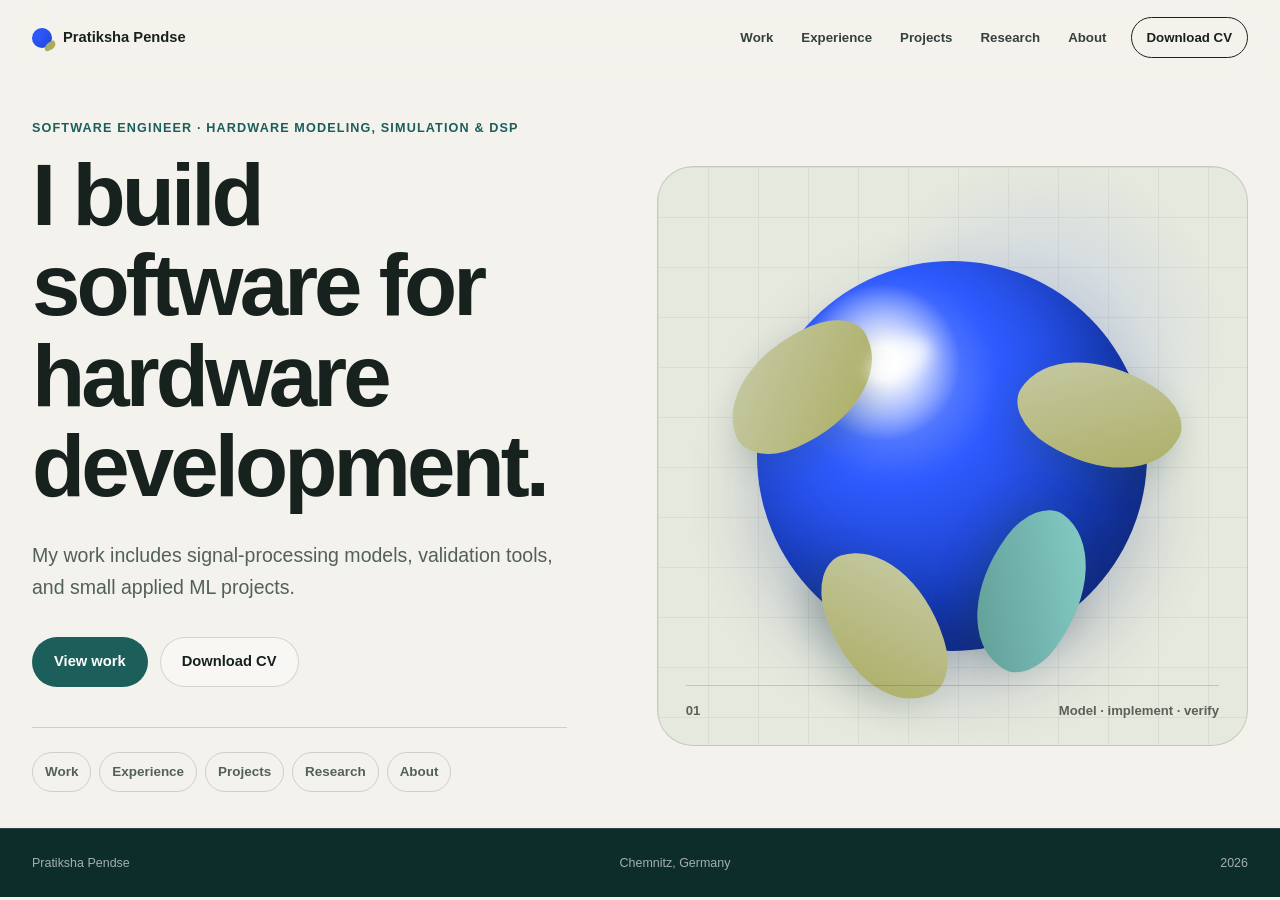
<file: index.html>
<!doctype html>
<html lang="en">
  <head>
    <meta charset="utf-8" />
    <meta name="viewport" content="width=device-width, initial-scale=1" />
    <meta name="description" content="Pratiksha Pendse builds software for hardware development, signal processing, engineering tools, and applied machine learning." />
    <meta name="theme-color" content="#f4f2ec" />
    <title>Pratiksha Pendse — Engineering Portfolio</title>
    <link rel="icon" type="image/svg+xml" href="data:image/svg+xml,%3Csvg xmlns='http://www.w3.org/2000/svg' viewBox='0 0 64 64'%3E%3Crect width='64' height='64' rx='18' fill='%231b5e5a'/%3E%3Ccircle cx='36' cy='27' r='18' fill='%232f5bff'/%3E%3Cpath d='M17 47c12-14 27-16 36-7-8 12-27 16-36 7Z' fill='%23aaab5f'/%3E%3C/svg%3E" />
    <link rel="stylesheet" href="./site.css" />
    <noscript><style>.portal-panel { display: none !important; }</style></noscript>
    <script src="./script.js" defer></script>
  </head>
  <body>
    <a class="skip-link" href="#main-content">Skip to content</a>
    <header class="site-header" data-header>
      <nav class="nav-shell" aria-label="Primary navigation">
        <a class="brand" href="./index.html" aria-label="Pratiksha Pendse, home">
          <span class="brand-mark" aria-hidden="true"></span><span>Pratiksha Pendse</span>
        </a>
        <button class="nav-toggle" type="button" aria-expanded="false" aria-controls="nav-links" aria-label="Open navigation" data-nav-toggle><span></span><span></span></button>
        <div class="nav-links" id="nav-links" data-nav-links>
          <a class="page-tab" href="./work.html">Work</a>
          <a class="page-tab" href="./experience.html">Experience</a>
          <a class="page-tab" href="./projects.html">Projects</a>
          <a class="page-tab" href="./research.html">Research</a>
          <a class="page-tab" href="./about.html">About</a>
          <a class="nav-cv" href="./assets/Pratiksha-Pendse-CV.pdf" download>Download CV</a>
        </div>
      </nav>
    </header>

    <main class="home-main" id="main-content">
      <section class="home-hero">
        <div class="page-shell hero-layout">
          <div class="hero-copy reveal">
            <p class="eyebrow">Software engineer · hardware modeling, simulation &amp; DSP</p>
            <h1>I build software for hardware development.</h1>
            <p>My work includes signal-processing models, validation tools, and small applied ML projects.</p>
            <div class="hero-actions">
              <a class="button button-primary" href="./work.html">View work</a>
              <a class="button button-secondary" href="./assets/Pratiksha-Pendse-CV.pdf" download>Download CV</a>
            </div>
            <nav class="home-tabs" aria-label="Portfolio pages">
              <a href="./work.html">Work</a>
              <a href="./experience.html">Experience</a>
              <a href="./projects.html">Projects</a>
              <a href="./research.html">Research</a>
              <a href="./about.html">About</a>
            </nav>
          </div>

          <div class="hero-art" aria-hidden="true">
            <div class="portal-panel portal-left"><span>MODEL</span></div>
            <div class="portal-panel portal-right"><span>REALITY</span></div>
            <div class="orb-scene" data-orb>
              <div class="orb-shadow"></div>
              <div class="orb-core">
                <span class="orb-petal petal-one"></span><span class="orb-petal petal-two"></span>
                <span class="orb-petal petal-three"></span><span class="orb-petal petal-four"></span><span class="orb-glint"></span>
              </div>
              <div class="orb-note"><span>01</span><span>Model · implement · verify</span></div>
            </div>
          </div>
        </div>
      </section>
    </main>

    <footer class="site-footer">
      <div class="page-shell"><span>Pratiksha Pendse</span><span>Chemnitz, Germany</span><span data-year>2026</span></div>
    </footer>
  </body>
</html>
</file>
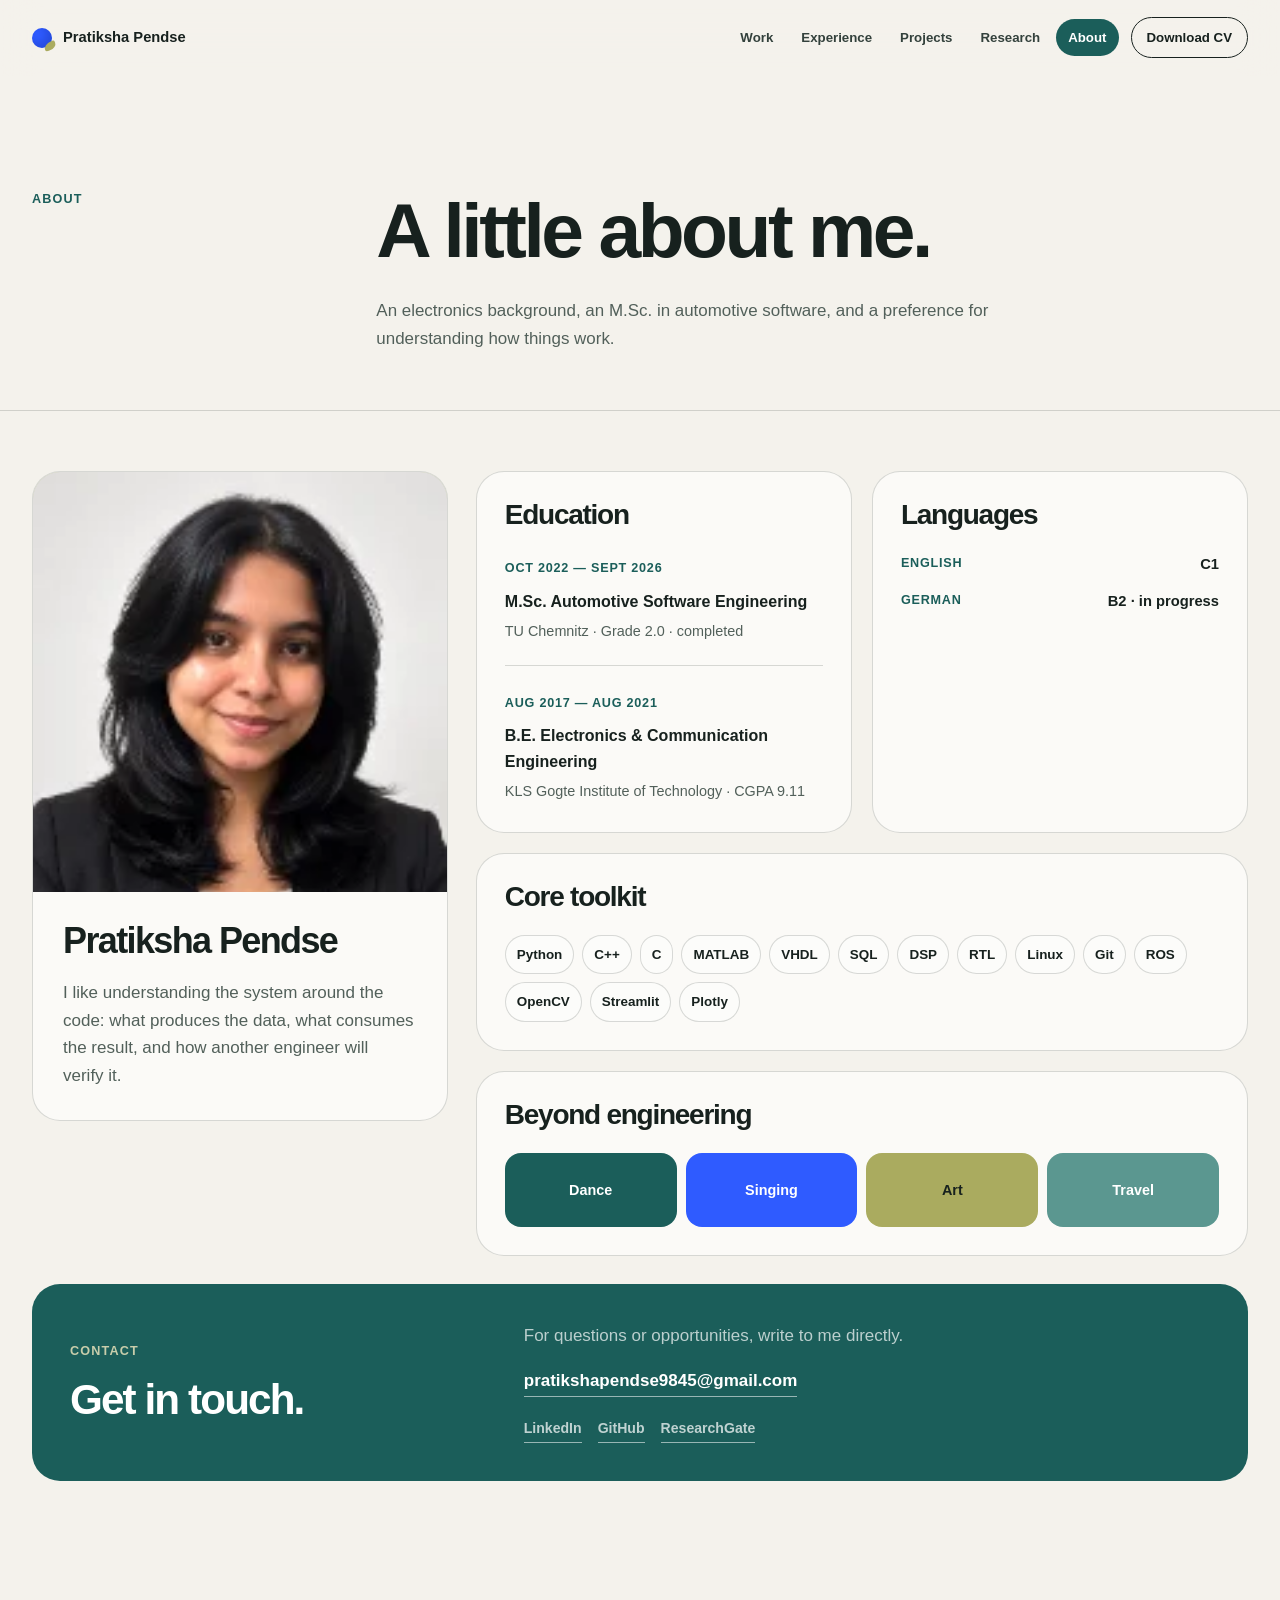
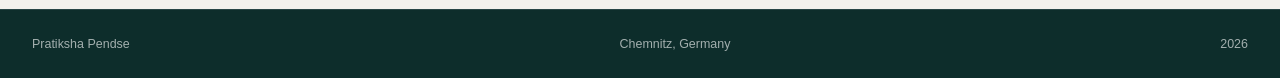
<file: about.html>
<!doctype html>
<html lang="en">
  <head>
    <meta charset="utf-8" />
    <meta name="viewport" content="width=device-width, initial-scale=1" />
    <meta name="description" content="About Pratiksha Pendse: electronics, software engineering, education, skills, and contact details." />
    <meta name="theme-color" content="#f4f2ec" />
    <title>About — Pratiksha Pendse</title>
    <link rel="icon" type="image/svg+xml" href="data:image/svg+xml,%3Csvg xmlns='http://www.w3.org/2000/svg' viewBox='0 0 64 64'%3E%3Crect width='64' height='64' rx='18' fill='%231b5e5a'/%3E%3Ccircle cx='36' cy='27' r='18' fill='%232f5bff'/%3E%3Cpath d='M17 47c12-14 27-16 36-7-8 12-27 16-36 7Z' fill='%23aaab5f'/%3E%3C/svg%3E" />
    <link rel="stylesheet" href="./site.css" />
    <script src="./script.js" defer></script>
  </head>
  <body>
    <a class="skip-link" href="#main-content">Skip to content</a>
    <header class="site-header" data-header>
      <nav class="nav-shell" aria-label="Primary navigation">
        <a class="brand" href="./index.html" aria-label="Pratiksha Pendse, home"><span class="brand-mark" aria-hidden="true"></span><span>Pratiksha Pendse</span></a>
        <button class="nav-toggle" type="button" aria-expanded="false" aria-controls="nav-links" aria-label="Open navigation" data-nav-toggle><span></span><span></span></button>
        <div class="nav-links" id="nav-links" data-nav-links>
          <a class="page-tab" href="./work.html">Work</a>
          <a class="page-tab" href="./experience.html">Experience</a>
          <a class="page-tab" href="./projects.html">Projects</a>
          <a class="page-tab" href="./research.html">Research</a>
          <a class="page-tab is-current" href="./about.html" aria-current="page">About</a>
          <a class="nav-cv" href="./assets/Pratiksha-Pendse-CV.pdf" download>Download CV</a>
        </div>
      </nav>
    </header>

    <main class="page-main" id="main-content">
      <header class="page-intro">
        <div class="page-shell page-intro-grid reveal">
          <p class="page-kicker">About</p>
          <div>
            <h1>A little about me.</h1>
            <p class="page-summary">An electronics background, an M.Sc. in automotive software, and a preference for understanding how things work.</p>
          </div>
        </div>
      </header>

      <div class="page-content page-shell">
        <div class="about-layout">
          <article class="about-card reveal">
            <div class="about-photo"><img src="./assets/pratiksha-portrait.png" width="620" height="775" alt="Portrait of Pratiksha Pendse" /></div>
            <div class="about-copy"><h2>Pratiksha Pendse</h2><p>I like understanding the system around the code: what produces the data, what consumes the result, and how another engineer will verify it.</p></div>
          </article>

          <div class="about-details">
            <section class="info-card reveal" aria-labelledby="education-title">
              <h2 id="education-title">Education</h2>
              <div class="education-row"><span>Oct 2022 — Sept 2026</span><strong>M.Sc. Automotive Software Engineering</strong><p>TU Chemnitz · Grade 2.0 · completed</p></div>
              <div class="education-row"><span>Aug 2017 — Aug 2021</span><strong>B.E. Electronics &amp; Communication Engineering</strong><p>KLS Gogte Institute of Technology · CGPA 9.11</p></div>
            </section>

            <section class="info-card reveal" aria-labelledby="languages-title">
              <h2 id="languages-title">Languages</h2>
              <div class="language-list"><div class="language-row"><span>English</span><strong>C1</strong></div><div class="language-row"><span>German</span><strong>B2 · in progress</strong></div></div>
            </section>

            <section class="info-card info-card-wide reveal" aria-labelledby="skills-title">
              <h2 id="skills-title">Core toolkit</h2>
              <ul class="skill-cloud"><li>Python</li><li>C++</li><li>C</li><li>MATLAB</li><li>VHDL</li><li>SQL</li><li>DSP</li><li>RTL</li><li>Linux</li><li>Git</li><li>ROS</li><li>OpenCV</li><li>Streamlit</li><li>Plotly</li></ul>
            </section>

            <section class="info-card info-card-wide reveal" aria-labelledby="interests-title">
              <h2 id="interests-title">Beyond engineering</h2>
              <ul class="interest-list"><li>Dance</li><li>Singing</li><li>Art</li><li>Travel</li></ul>
            </section>
          </div>
        </div>

        <section class="contact-strip reveal" aria-labelledby="contact-title">
          <div><p class="paper-type">Contact</p><h2 id="contact-title">Get in touch.</h2></div>
          <div class="contact-details">
            <p>For questions or opportunities, write to me directly.</p>
            <a href="mailto:pratikshapendse9845@gmail.com">pratikshapendse9845@gmail.com</a>
            <div class="social-links"><a href="https://www.linkedin.com/in/pratiksha-pendse" target="_blank" rel="noopener noreferrer">LinkedIn</a><a href="https://github.com/kshatipra" target="_blank" rel="noopener noreferrer">GitHub</a><a href="https://www.researchgate.net/profile/Pratiksha-Pendse" target="_blank" rel="noopener noreferrer">ResearchGate</a></div>
          </div>
        </section>
      </div>
    </main>

    <footer class="site-footer"><div class="page-shell"><span>Pratiksha Pendse</span><span>Chemnitz, Germany</span><span data-year>2026</span></div></footer>
  </body>
</html>
</file>
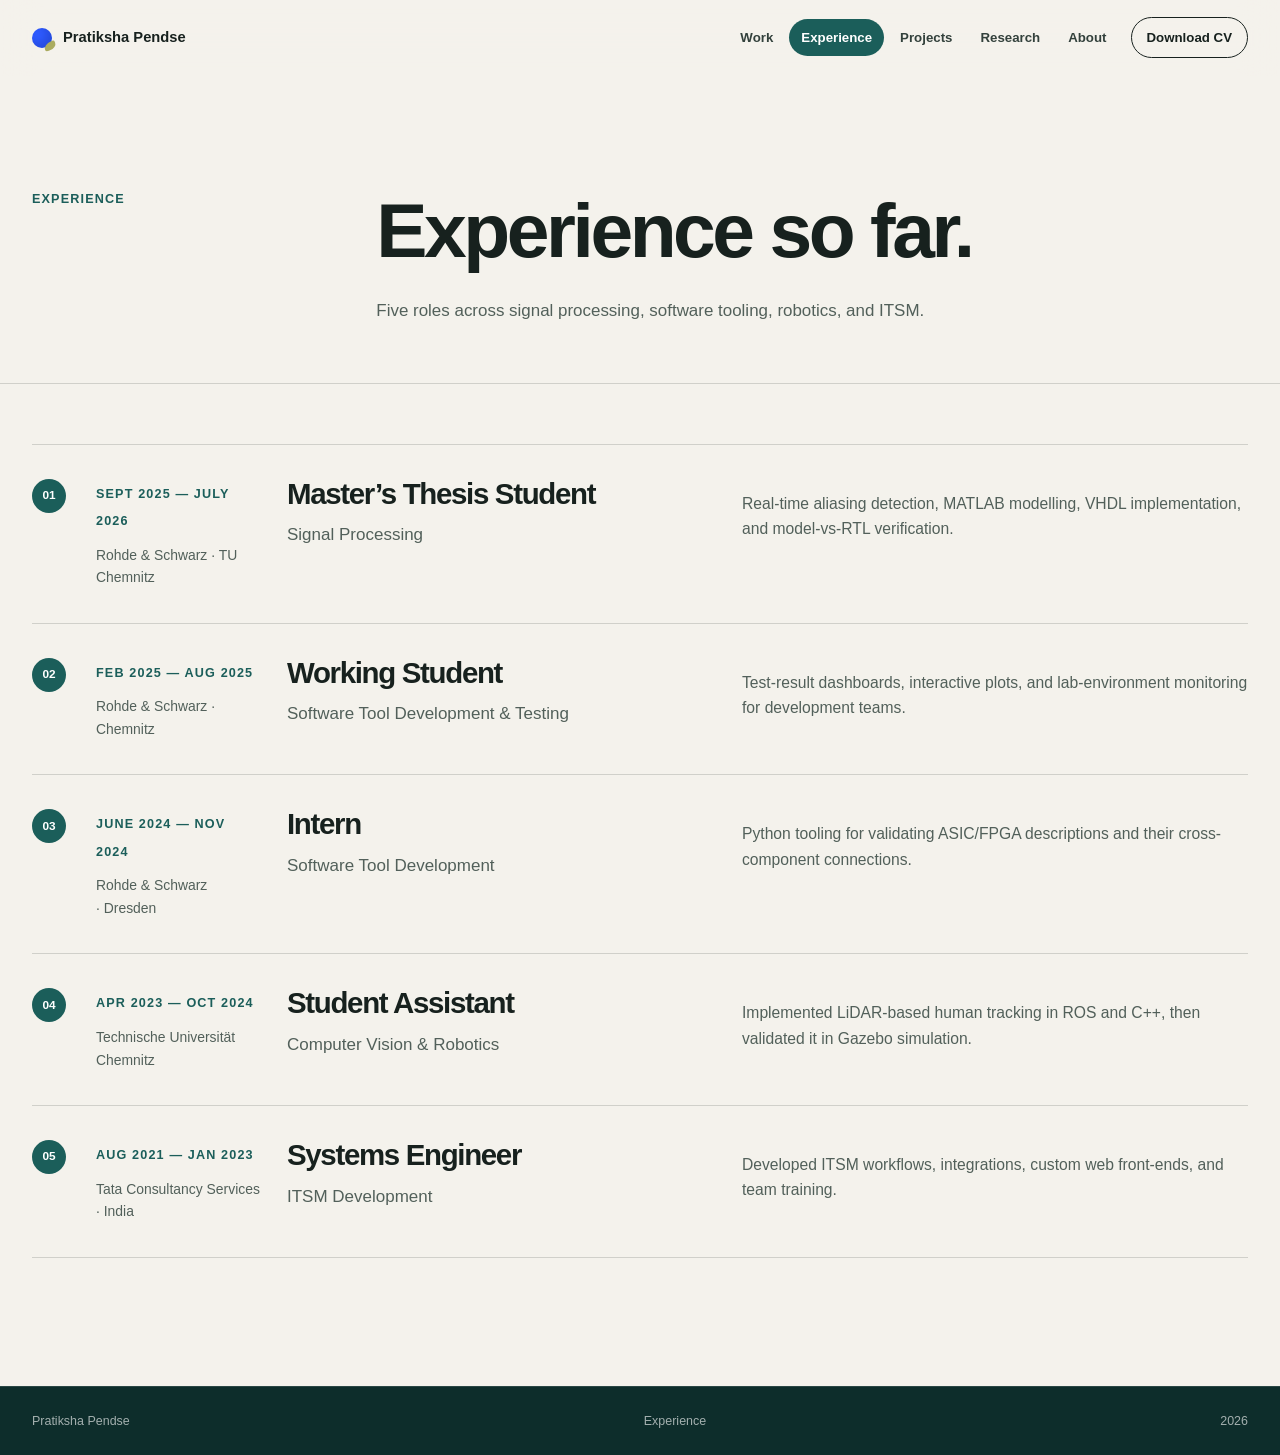
<file: experience.html>
<!doctype html>
<html lang="en">
  <head>
    <meta charset="utf-8" />
    <meta name="viewport" content="width=device-width, initial-scale=1" />
    <meta name="description" content="Engineering experience across signal processing, software tooling, robotics, and workflow automation." />
    <meta name="theme-color" content="#f4f2ec" />
    <title>Experience — Pratiksha Pendse</title>
    <link rel="icon" type="image/svg+xml" href="data:image/svg+xml,%3Csvg xmlns='http://www.w3.org/2000/svg' viewBox='0 0 64 64'%3E%3Crect width='64' height='64' rx='18' fill='%231b5e5a'/%3E%3Ccircle cx='36' cy='27' r='18' fill='%232f5bff'/%3E%3Cpath d='M17 47c12-14 27-16 36-7-8 12-27 16-36 7Z' fill='%23aaab5f'/%3E%3C/svg%3E" />
    <link rel="stylesheet" href="./site.css" />
    <script src="./script.js" defer></script>
  </head>
  <body>
    <a class="skip-link" href="#main-content">Skip to content</a>
    <header class="site-header" data-header>
      <nav class="nav-shell" aria-label="Primary navigation">
        <a class="brand" href="./index.html" aria-label="Pratiksha Pendse, home"><span class="brand-mark" aria-hidden="true"></span><span>Pratiksha Pendse</span></a>
        <button class="nav-toggle" type="button" aria-expanded="false" aria-controls="nav-links" aria-label="Open navigation" data-nav-toggle><span></span><span></span></button>
        <div class="nav-links" id="nav-links" data-nav-links>
          <a class="page-tab" href="./work.html">Work</a>
          <a class="page-tab is-current" href="./experience.html" aria-current="page">Experience</a>
          <a class="page-tab" href="./projects.html">Projects</a>
          <a class="page-tab" href="./research.html">Research</a>
          <a class="page-tab" href="./about.html">About</a>
          <a class="nav-cv" href="./assets/Pratiksha-Pendse-CV.pdf" download>Download CV</a>
        </div>
      </nav>
    </header>

    <main class="page-main" id="main-content">
      <header class="page-intro">
        <div class="page-shell page-intro-grid reveal">
          <p class="page-kicker">Experience</p>
          <div>
            <h1>Experience so far.</h1>
            <p class="page-summary">Five roles across signal processing, software tooling, robotics, and ITSM.</p>
          </div>
        </div>
      </header>

      <section class="page-content page-shell" aria-label="Professional experience">
        <ol class="role-list">
          <li class="role-item reveal">
            <span class="role-index">01</span>
            <div class="role-meta"><span class="role-date">Sept 2025 — July 2026</span><p>Rohde &amp; Schwarz · TU Chemnitz</p></div>
            <div class="role-title"><h2>Master’s Thesis Student</h2><p>Signal Processing</p></div>
            <p class="role-note">Real-time aliasing detection, MATLAB modelling, VHDL implementation, and model-vs-RTL verification.</p>
          </li>
          <li class="role-item reveal">
            <span class="role-index">02</span>
            <div class="role-meta"><span class="role-date">Feb 2025 — Aug 2025</span><p>Rohde &amp; Schwarz · Chemnitz</p></div>
            <div class="role-title"><h2>Working Student</h2><p>Software Tool Development &amp; Testing</p></div>
            <p class="role-note">Test-result dashboards, interactive plots, and lab-environment monitoring for development teams.</p>
          </li>
          <li class="role-item reveal">
            <span class="role-index">03</span>
            <div class="role-meta"><span class="role-date">June 2024 — Nov 2024</span><p>Rohde &amp; Schwarz · Dresden</p></div>
            <div class="role-title"><h2>Intern</h2><p>Software Tool Development</p></div>
            <p class="role-note">Python tooling for validating ASIC/FPGA descriptions and their cross-component connections.</p>
          </li>
          <li class="role-item reveal">
            <span class="role-index">04</span>
            <div class="role-meta"><span class="role-date">Apr 2023 — Oct 2024</span><p>Technische Universität Chemnitz</p></div>
            <div class="role-title"><h2>Student Assistant</h2><p>Computer Vision &amp; Robotics</p></div>
            <p class="role-note">Implemented LiDAR-based human tracking in ROS and C++, then validated it in Gazebo simulation.</p>
          </li>
          <li class="role-item reveal">
            <span class="role-index">05</span>
            <div class="role-meta"><span class="role-date">Aug 2021 — Jan 2023</span><p>Tata Consultancy Services · India</p></div>
            <div class="role-title"><h2>Systems Engineer</h2><p>ITSM Development</p></div>
            <p class="role-note">Developed ITSM workflows, integrations, custom web front-ends, and team training.</p>
          </li>
        </ol>
      </section>
    </main>

    <footer class="site-footer"><div class="page-shell"><span>Pratiksha Pendse</span><span>Experience</span><span data-year>2026</span></div></footer>
  </body>
</html>
</file>
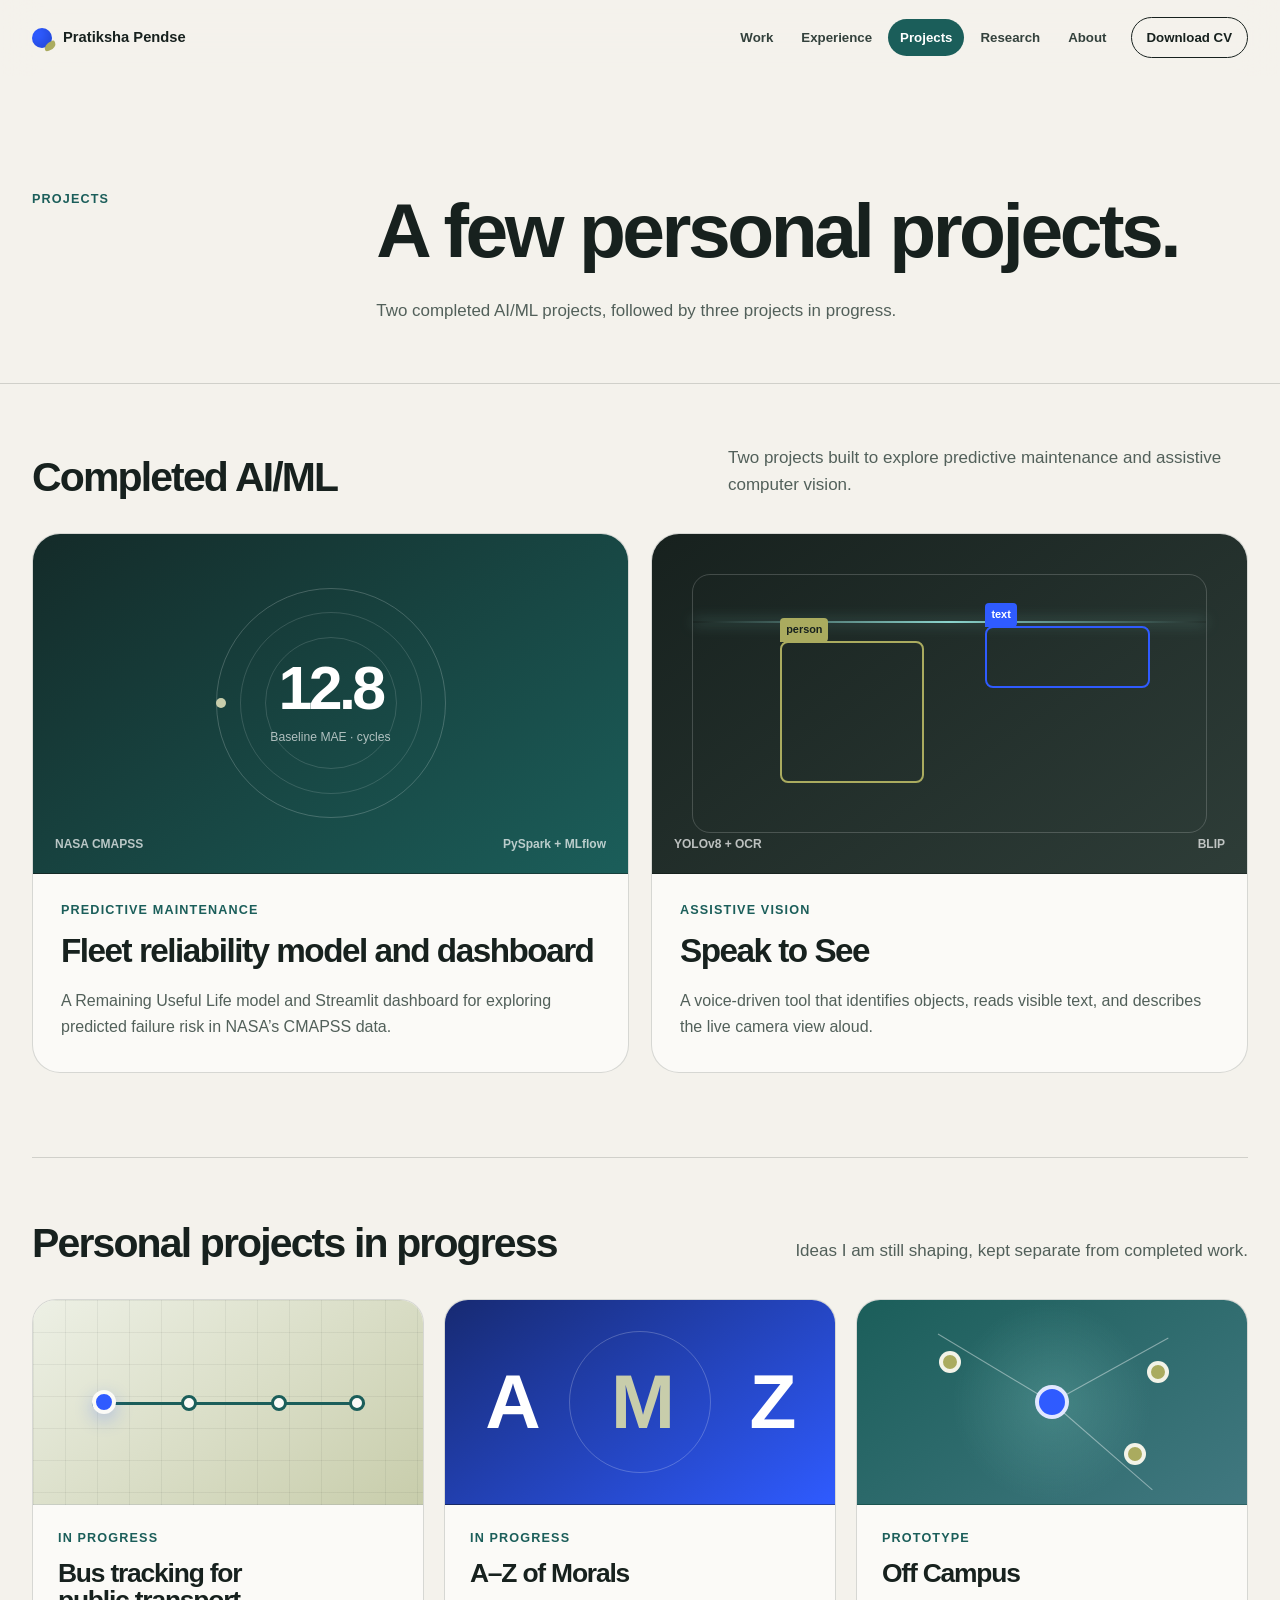
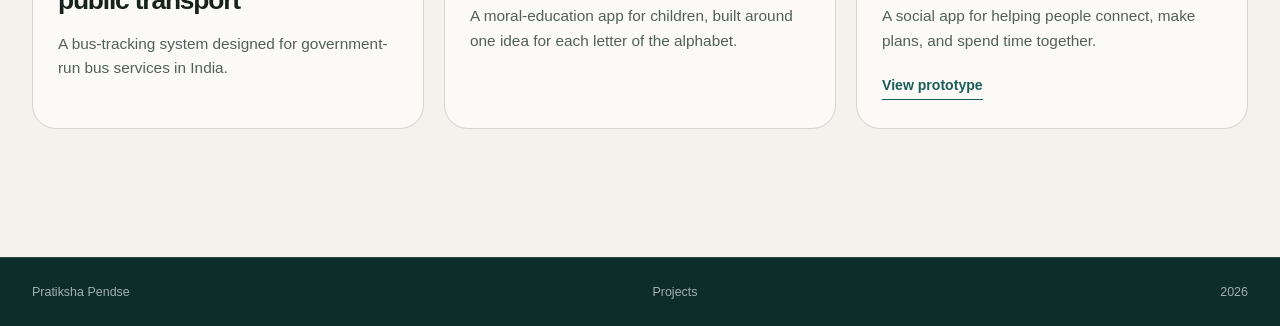
<file: projects.html>
<!doctype html>
<html lang="en">
  <head>
    <meta charset="utf-8" />
    <meta name="viewport" content="width=device-width, initial-scale=1" />
    <meta name="description" content="Selected AI, machine-learning, and personal projects by Pratiksha Pendse." />
    <meta name="theme-color" content="#f4f2ec" />
    <title>Projects — Pratiksha Pendse</title>
    <link rel="icon" type="image/svg+xml" href="data:image/svg+xml,%3Csvg xmlns='http://www.w3.org/2000/svg' viewBox='0 0 64 64'%3E%3Crect width='64' height='64' rx='18' fill='%231b5e5a'/%3E%3Ccircle cx='36' cy='27' r='18' fill='%232f5bff'/%3E%3Cpath d='M17 47c12-14 27-16 36-7-8 12-27 16-36 7Z' fill='%23aaab5f'/%3E%3C/svg%3E" />
    <link rel="stylesheet" href="./site.css" />
    <script src="./script.js" defer></script>
  </head>
  <body>
    <a class="skip-link" href="#main-content">Skip to content</a>
    <header class="site-header" data-header>
      <nav class="nav-shell" aria-label="Primary navigation">
        <a class="brand" href="./index.html" aria-label="Pratiksha Pendse, home"><span class="brand-mark" aria-hidden="true"></span><span>Pratiksha Pendse</span></a>
        <button class="nav-toggle" type="button" aria-expanded="false" aria-controls="nav-links" aria-label="Open navigation" data-nav-toggle><span></span><span></span></button>
        <div class="nav-links" id="nav-links" data-nav-links>
          <a class="page-tab" href="./work.html">Work</a>
          <a class="page-tab" href="./experience.html">Experience</a>
          <a class="page-tab is-current" href="./projects.html" aria-current="page">Projects</a>
          <a class="page-tab" href="./research.html">Research</a>
          <a class="page-tab" href="./about.html">About</a>
          <a class="nav-cv" href="./assets/Pratiksha-Pendse-CV.pdf" download>Download CV</a>
        </div>
      </nav>
    </header>

    <main class="page-main" id="main-content">
      <header class="page-intro">
        <div class="page-shell page-intro-grid reveal">
          <p class="page-kicker">Projects</p>
          <div>
            <h1>A few personal projects.</h1>
            <p class="page-summary">Two completed AI/ML projects, followed by three projects in progress.</p>
          </div>
        </div>
      </header>

      <div class="page-content page-shell">
        <section aria-labelledby="selected-projects-title">
          <header class="section-bar reveal"><h2 id="selected-projects-title">Completed AI/ML</h2><p>Two projects built to explore predictive maintenance and assistive computer vision.</p></header>
          <div class="featured-projects">
            <article class="project-card reveal">
              <div class="project-visual fleet-visual" aria-hidden="true">
                <div class="fleet-ring"></div><span class="fleet-orbit-dot"></span>
                <div class="fleet-metric"><strong>12.8</strong><span>Baseline MAE · cycles</span></div>
                <div class="visual-caption"><span>NASA CMAPSS</span><span>PySpark + MLflow</span></div>
              </div>
              <div class="project-copy">
                <p class="card-label">Predictive maintenance</p>
                <h2>Fleet reliability model and dashboard</h2>
                <p>A Remaining Useful Life model and Streamlit dashboard for exploring predicted failure risk in NASA’s CMAPSS data.</p>
              </div>
            </article>

            <article class="project-card reveal">
              <div class="project-visual vision-visual" aria-hidden="true">
                <div class="vision-frame"><div class="vision-box box-person"><span>person</span></div><div class="vision-box box-text"><span>text</span></div></div>
                <div class="visual-caption"><span>YOLOv8 + OCR</span><span>BLIP</span></div>
              </div>
              <div class="project-copy">
                <p class="card-label">Assistive vision</p>
                <h2>Speak to See</h2>
                <p>A voice-driven tool that identifies objects, reads visible text, and describes the live camera view aloud.</p>
              </div>
            </article>
          </div>
        </section>

        <section class="building-block" aria-labelledby="building-title">
          <header class="section-bar reveal"><h2 id="building-title">Personal projects in progress</h2><p>Ideas I am still shaping, kept separate from completed work.</p></header>
          <div class="building-grid">
            <article class="build-card reveal">
              <div class="build-visual build-visual-route" aria-hidden="true"><span class="route-line"></span><i class="route-stop stop-one"></i><i class="route-stop stop-two"></i><i class="route-stop stop-three"></i><i class="route-stop stop-four"></i><b class="route-vehicle"></b></div>
              <div class="build-copy"><p class="build-status">In progress</p><h3>Bus tracking for public transport</h3><p>A bus-tracking system designed for government-run bus services in India.</p></div>
            </article>

            <article class="build-card reveal">
              <div class="build-visual build-visual-morals" aria-hidden="true"><span>A</span><span>M</span><span>Z</span><i></i></div>
              <div class="build-copy"><p class="build-status">In progress</p><h3>A–Z of Morals</h3><p>A moral-education app for children, built around one idea for each letter of the alphabet.</p></div>
            </article>

            <article class="build-card reveal">
              <div class="build-visual build-visual-social" aria-hidden="true">
                <span class="social-node node-main"></span><span class="social-node node-one"></span><span class="social-node node-two"></span><span class="social-node node-three"></span>
                <i class="social-line line-one"></i><i class="social-line line-two"></i><i class="social-line line-three"></i>
              </div>
              <div class="build-copy"><p class="build-status">Prototype</p><h3>Off Campus</h3><p>A social app for helping people connect, make plans, and spend time together.</p><a class="build-link" href="https://offcampus-o8z7.netlify.app" target="_blank" rel="noopener noreferrer">View prototype</a></div>
            </article>
          </div>
        </section>
      </div>
    </main>

    <footer class="site-footer"><div class="page-shell"><span>Pratiksha Pendse</span><span>Projects</span><span data-year>2026</span></div></footer>
  </body>
</html>
</file>
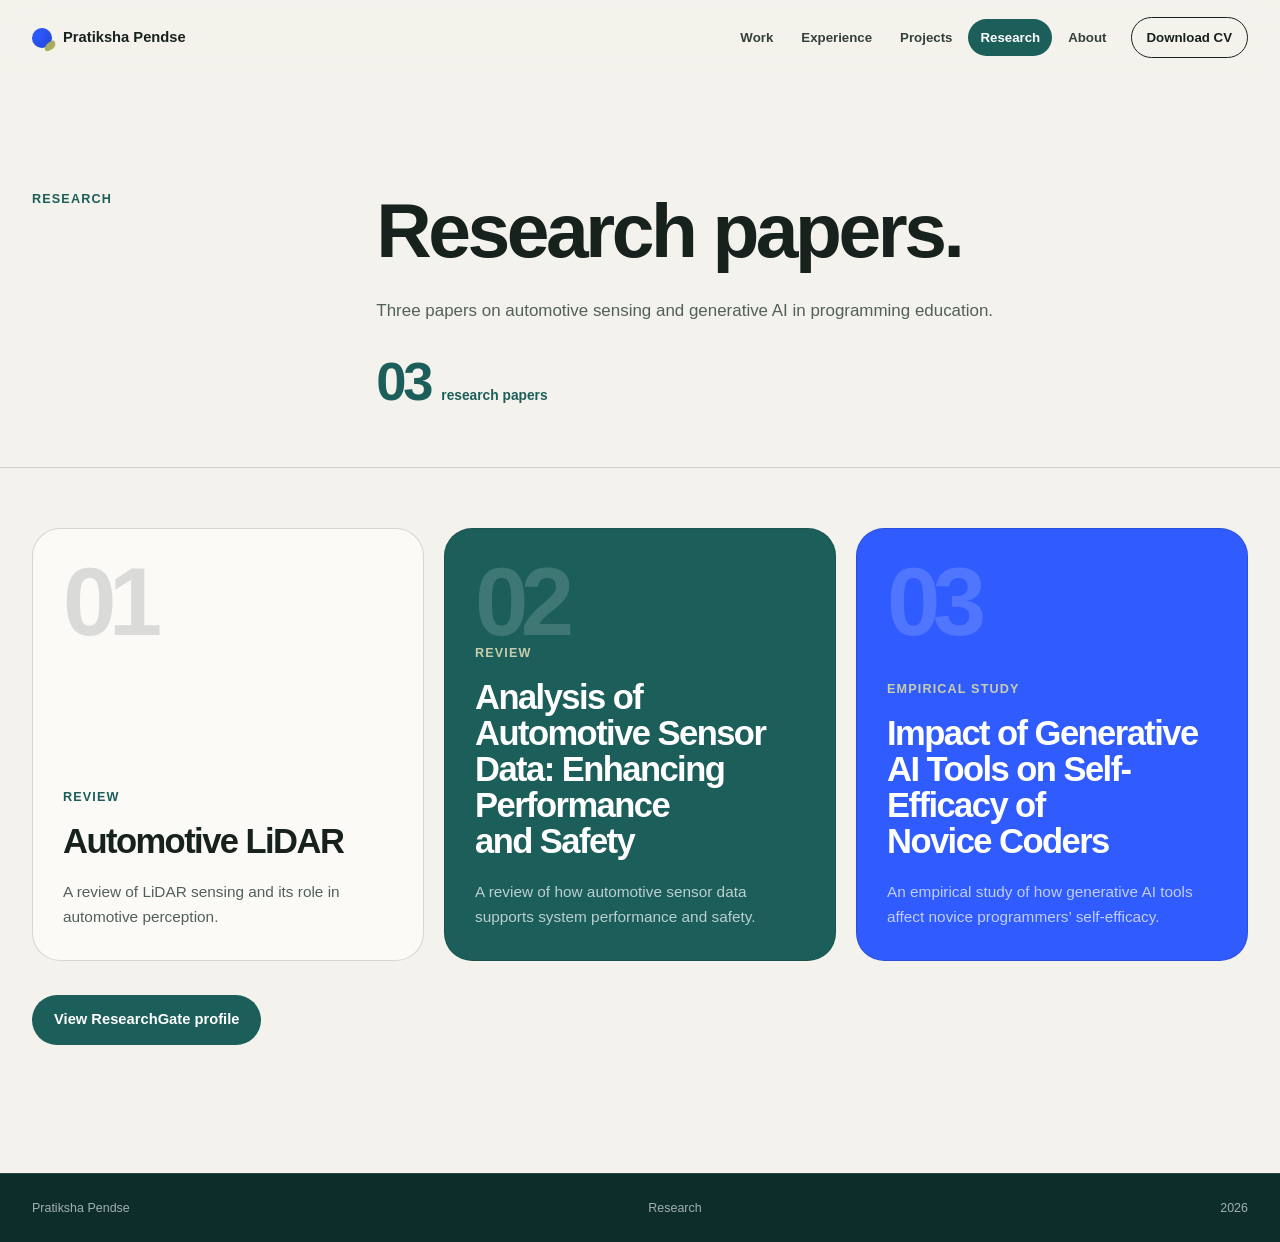
<file: research.html>
<!doctype html>
<html lang="en">
  <head>
    <meta charset="utf-8" />
    <meta name="viewport" content="width=device-width, initial-scale=1" />
    <meta name="description" content="Research papers by Pratiksha Pendse on automotive sensing and generative AI in programming education." />
    <meta name="theme-color" content="#f4f2ec" />
    <title>Research — Pratiksha Pendse</title>
    <link rel="icon" type="image/svg+xml" href="data:image/svg+xml,%3Csvg xmlns='http://www.w3.org/2000/svg' viewBox='0 0 64 64'%3E%3Crect width='64' height='64' rx='18' fill='%231b5e5a'/%3E%3Ccircle cx='36' cy='27' r='18' fill='%232f5bff'/%3E%3Cpath d='M17 47c12-14 27-16 36-7-8 12-27 16-36 7Z' fill='%23aaab5f'/%3E%3C/svg%3E" />
    <link rel="stylesheet" href="./site.css" />
    <script src="./script.js" defer></script>
  </head>
  <body>
    <a class="skip-link" href="#main-content">Skip to content</a>
    <header class="site-header" data-header>
      <nav class="nav-shell" aria-label="Primary navigation">
        <a class="brand" href="./index.html" aria-label="Pratiksha Pendse, home"><span class="brand-mark" aria-hidden="true"></span><span>Pratiksha Pendse</span></a>
        <button class="nav-toggle" type="button" aria-expanded="false" aria-controls="nav-links" aria-label="Open navigation" data-nav-toggle><span></span><span></span></button>
        <div class="nav-links" id="nav-links" data-nav-links>
          <a class="page-tab" href="./work.html">Work</a>
          <a class="page-tab" href="./experience.html">Experience</a>
          <a class="page-tab" href="./projects.html">Projects</a>
          <a class="page-tab is-current" href="./research.html" aria-current="page">Research</a>
          <a class="page-tab" href="./about.html">About</a>
          <a class="nav-cv" href="./assets/Pratiksha-Pendse-CV.pdf" download>Download CV</a>
        </div>
      </nav>
    </header>

    <main class="page-main" id="main-content">
      <header class="page-intro">
        <div class="page-shell page-intro-grid reveal">
          <p class="page-kicker">Research</p>
          <div>
            <h1>Research papers.</h1>
            <p class="page-summary">Three papers on automotive sensing and generative AI in programming education.</p>
            <div class="research-count"><strong>03</strong><span>research papers</span></div>
          </div>
        </div>
      </header>

      <section class="page-content page-shell" aria-label="Research papers">
        <div class="paper-grid">
          <article class="paper-card reveal">
            <span class="paper-number" aria-hidden="true">01</span>
            <p class="paper-type">Review</p>
            <h2>Automotive LiDAR</h2>
            <p>A review of LiDAR sensing and its role in automotive perception.</p>
          </article>
          <article class="paper-card reveal">
            <span class="paper-number" aria-hidden="true">02</span>
            <p class="paper-type">Review</p>
            <h2>Analysis of Automotive Sensor Data: Enhancing Performance and Safety</h2>
            <p>A review of how automotive sensor data supports system performance and safety.</p>
          </article>
          <article class="paper-card reveal">
            <span class="paper-number" aria-hidden="true">03</span>
            <p class="paper-type">Empirical study</p>
            <h2>Impact of Generative AI Tools on Self-Efficacy of Novice Coders</h2>
            <p>An empirical study of how generative AI tools affect novice programmers’ self-efficacy.</p>
          </article>
        </div>
        <div class="research-action reveal"><a class="button button-primary" href="https://www.researchgate.net/profile/Pratiksha-Pendse" target="_blank" rel="noopener noreferrer">View ResearchGate profile</a></div>
      </section>
    </main>

    <footer class="site-footer"><div class="page-shell"><span>Pratiksha Pendse</span><span>Research</span><span data-year>2026</span></div></footer>
  </body>
</html>
</file>
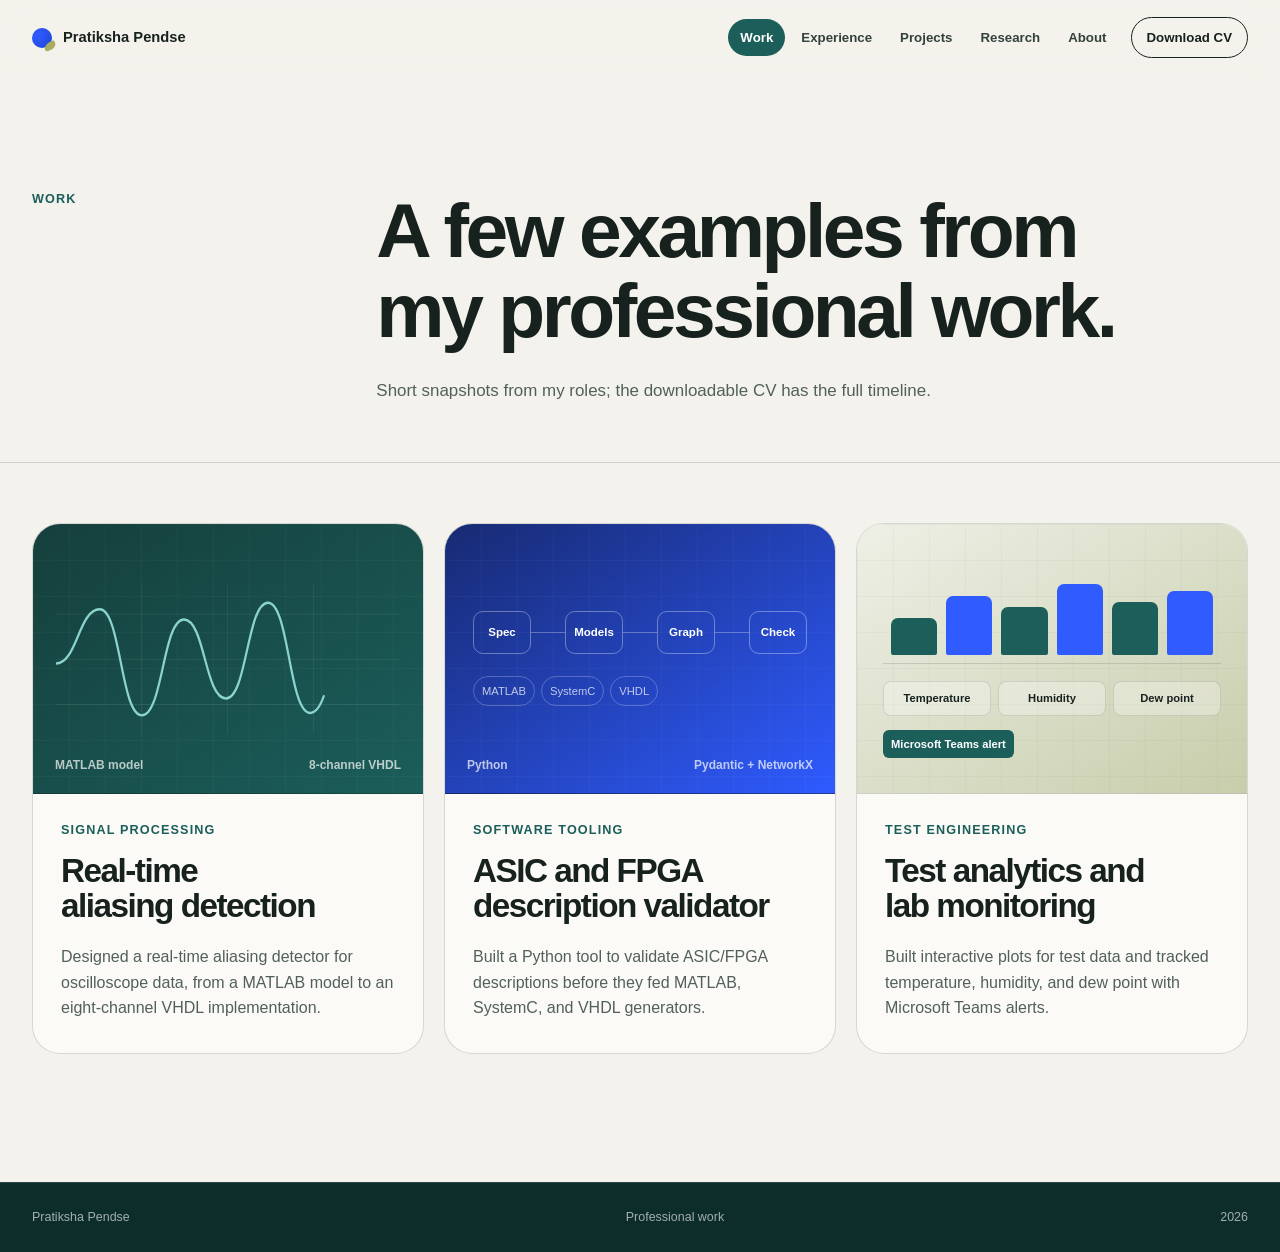
<file: work.html>
<!doctype html>
<html lang="en">
  <head>
    <meta charset="utf-8" />
    <meta name="viewport" content="width=device-width, initial-scale=1" />
    <meta name="description" content="Selected professional engineering work by Pratiksha Pendse." />
    <meta name="theme-color" content="#f4f2ec" />
    <title>Work — Pratiksha Pendse</title>
    <link rel="icon" type="image/svg+xml" href="data:image/svg+xml,%3Csvg xmlns='http://www.w3.org/2000/svg' viewBox='0 0 64 64'%3E%3Crect width='64' height='64' rx='18' fill='%231b5e5a'/%3E%3Ccircle cx='36' cy='27' r='18' fill='%232f5bff'/%3E%3Cpath d='M17 47c12-14 27-16 36-7-8 12-27 16-36 7Z' fill='%23aaab5f'/%3E%3C/svg%3E" />
    <link rel="stylesheet" href="./site.css" />
    <script src="./script.js" defer></script>
  </head>
  <body>
    <a class="skip-link" href="#main-content">Skip to content</a>
    <header class="site-header" data-header>
      <nav class="nav-shell" aria-label="Primary navigation">
        <a class="brand" href="./index.html" aria-label="Pratiksha Pendse, home"><span class="brand-mark" aria-hidden="true"></span><span>Pratiksha Pendse</span></a>
        <button class="nav-toggle" type="button" aria-expanded="false" aria-controls="nav-links" aria-label="Open navigation" data-nav-toggle><span></span><span></span></button>
        <div class="nav-links" id="nav-links" data-nav-links>
          <a class="page-tab is-current" href="./work.html" aria-current="page">Work</a>
          <a class="page-tab" href="./experience.html">Experience</a>
          <a class="page-tab" href="./projects.html">Projects</a>
          <a class="page-tab" href="./research.html">Research</a>
          <a class="page-tab" href="./about.html">About</a>
          <a class="nav-cv" href="./assets/Pratiksha-Pendse-CV.pdf" download>Download CV</a>
        </div>
      </nav>
    </header>

    <main class="page-main" id="main-content">
      <header class="page-intro">
        <div class="page-shell page-intro-grid reveal">
          <p class="page-kicker">Work</p>
          <div>
            <h1>A few examples from my professional work.</h1>
            <p class="page-summary">Short snapshots from my roles; the downloadable CV has the full timeline.</p>
          </div>
        </div>
      </header>

      <section class="page-content page-shell" aria-label="Selected professional work">
        <div class="focus-grid">
          <article class="focus-card reveal">
            <div class="focus-visual signal-visual" aria-hidden="true">
              <svg viewBox="0 0 620 250" preserveAspectRatio="none">
                <path class="signal-guide" d="M0 50H620M0 125H620M0 200H620M155 0V250M310 0V250M465 0V250" />
                <path class="signal-path" d="M0 132C38 132 41 42 79 42S117 218 155 218S193 59 231 59S269 190 307 190S345 31 383 31S421 214 459 214S497 70 535 70S573 132 620 132" />
              </svg>
              <div class="visual-caption"><span>MATLAB model</span><span>8-channel VHDL</span></div>
            </div>
            <div class="focus-copy">
              <p class="card-label">Signal processing</p>
              <h2>Real-time aliasing detection</h2>
              <p>Designed a real-time aliasing detector for oscilloscope data, from a MATLAB model to an eight-channel VHDL implementation.</p>
            </div>
          </article>

          <article class="focus-card reveal">
            <div class="focus-visual flow-visual" aria-hidden="true">
              <div class="flow-row"><span>Spec</span><i></i><span>Models</span><i></i><span>Graph</span><i></i><span>Check</span></div>
              <div class="flow-tags"><span>MATLAB</span><span>SystemC</span><span>VHDL</span></div>
              <div class="visual-caption"><span>Python</span><span>Pydantic + NetworkX</span></div>
            </div>
            <div class="focus-copy">
              <p class="card-label">Software tooling</p>
              <h2>ASIC and FPGA description validator</h2>
              <p>Built a Python tool to validate ASIC/FPGA descriptions before they fed MATLAB, SystemC, and VHDL generators.</p>
            </div>
          </article>

          <article class="focus-card reveal">
            <div class="focus-visual monitor-visual" aria-hidden="true">
              <div class="monitor-bars"><i style="--height: 45%"></i><i style="--height: 72%"></i><i style="--height: 58%"></i><i style="--height: 86%"></i><i style="--height: 64%"></i><i style="--height: 78%"></i></div>
              <div class="sensor-row"><span>Temperature</span><span>Humidity</span><span>Dew point</span></div>
              <span class="teams-chip">Microsoft Teams alert</span>
            </div>
            <div class="focus-copy">
              <p class="card-label">Test engineering</p>
              <h2>Test analytics and lab monitoring</h2>
              <p>Built interactive plots for test data and tracked temperature, humidity, and dew point with Microsoft Teams alerts.</p>
            </div>
          </article>
        </div>
      </section>
    </main>

    <footer class="site-footer"><div class="page-shell"><span>Pratiksha Pendse</span><span>Professional work</span><span data-year>2026</span></div></footer>
  </body>
</html>
</file>
<file: site.css>
:root {
  color-scheme: light;
  --paper: #f4f2ec;
  --paper-bright: #fbfaf7;
  --ink: #17211e;
  --ink-soft: #52605a;
  --line: rgba(23, 33, 30, 0.16);
  --green: #1b5e5a;
  --teal: #5b9790;
  --olive: #aaab5f;
  --sage: #c8cdab;
  --blue: #2f5bff;
  --blue-deep: #183ebf;
  --max: 1240px;
  --header: 76px;
  --radius: 28px;
  --ease: cubic-bezier(0.22, 1, 0.36, 1);
}

*,
*::before,
*::after {
  box-sizing: border-box;
}

html {
  scroll-behavior: smooth;
}

body {
  margin: 0;
  min-width: 320px;
  min-height: 100vh;
  color: var(--ink);
  background: var(--paper);
  font-family: -apple-system, BlinkMacSystemFont, "SF Pro Display", "SF Pro Text", Inter, Helvetica, Arial, sans-serif;
  font-size: 17px;
  line-height: 1.62;
  -webkit-font-smoothing: antialiased;
  text-rendering: optimizeLegibility;
}

body.nav-open {
  overflow: hidden;
}

::selection {
  color: #fff;
  background: var(--green);
}

a {
  color: inherit;
  text-decoration: none;
}

button,
a {
  -webkit-tap-highlight-color: transparent;
}

button {
  font: inherit;
}

img,
svg {
  display: block;
  max-width: 100%;
}

h1,
h2,
h3,
p,
ul,
ol {
  margin-top: 0;
}

h1,
h2,
h3 {
  margin-bottom: 0;
  font-weight: 560;
  line-height: 1.04;
  letter-spacing: -0.045em;
  text-wrap: balance;
}

p {
  text-wrap: pretty;
}

:focus-visible {
  outline: 3px solid var(--blue);
  outline-offset: 4px;
}

.page-shell {
  width: min(calc(100% - 64px), var(--max));
  margin-inline: auto;
}

.skip-link {
  position: fixed;
  left: 14px;
  top: 12px;
  z-index: 1000;
  padding: 9px 15px;
  color: #fff;
  background: var(--green);
  border-radius: 999px;
  transform: translateY(-160%);
  transition: transform 180ms ease;
}

.skip-link:focus {
  transform: translateY(0);
}

.site-header {
  position: fixed;
  inset: 0 0 auto;
  z-index: 100;
  height: var(--header);
  border-bottom: 1px solid transparent;
  background: rgba(244, 242, 236, 0.72);
  -webkit-backdrop-filter: blur(18px) saturate(125%);
  backdrop-filter: blur(18px) saturate(125%);
  transition: border-color 200ms ease, background 200ms ease;
}

.site-header.is-scrolled {
  border-color: var(--line);
  background: rgba(244, 242, 236, 0.94);
}

.nav-shell {
  width: min(calc(100% - 64px), var(--max));
  height: 100%;
  margin-inline: auto;
  display: flex;
  align-items: center;
  justify-content: space-between;
  gap: 28px;
}

.brand {
  position: relative;
  z-index: 3;
  display: inline-flex;
  align-items: center;
  gap: 11px;
  white-space: nowrap;
  font-size: 0.92rem;
  font-weight: 680;
}

.brand-mark {
  position: relative;
  width: 20px;
  height: 20px;
  border-radius: 50%;
  background: var(--blue);
  box-shadow: inset -5px -4px 9px rgba(9, 28, 122, 0.25);
}

.brand-mark::after {
  position: absolute;
  right: -4px;
  bottom: -2px;
  width: 12px;
  height: 8px;
  content: "";
  border-radius: 80% 20% 70% 30%;
  background: var(--olive);
  transform: rotate(-22deg);
}

.nav-links {
  display: flex;
  align-items: center;
  gap: 4px;
}

.page-tab {
  padding: 8px 12px;
  border-radius: 999px;
  color: #33413c;
  font-size: 0.83rem;
  font-weight: 620;
  transition: color 180ms ease, background 180ms ease, transform 180ms ease;
}

.page-tab:hover {
  background: rgba(27, 94, 90, 0.08);
}

.page-tab.is-current,
.page-tab[aria-current="page"] {
  color: #fff;
  background: var(--green);
}

.nav-cv {
  margin-left: 8px;
  padding: 9px 15px;
  border: 1px solid var(--ink);
  border-radius: 999px;
  font-size: 0.83rem;
  font-weight: 650;
  transition: color 180ms ease, background 180ms ease, transform 180ms ease;
}

.nav-cv:hover {
  color: var(--paper-bright);
  background: var(--ink);
  transform: translateY(-1px);
}

.nav-toggle {
  position: relative;
  z-index: 3;
  display: none;
  width: 44px;
  height: 44px;
  padding: 0;
  border: 1px solid var(--line);
  border-radius: 50%;
  color: var(--ink);
  background: rgba(255, 255, 255, 0.42);
}

.nav-toggle span {
  display: block;
  width: 18px;
  height: 1.5px;
  margin: 5px auto;
  background: currentColor;
  transition: transform 220ms ease;
}

.nav-toggle[aria-expanded="true"] span:first-child {
  transform: translateY(3.25px) rotate(45deg);
}

.nav-toggle[aria-expanded="true"] span:last-child {
  transform: translateY(-3.25px) rotate(-45deg);
}

.button {
  display: inline-flex;
  min-height: 48px;
  align-items: center;
  justify-content: center;
  padding: 12px 21px;
  border: 1px solid transparent;
  border-radius: 999px;
  font-size: 0.92rem;
  font-weight: 650;
  transition: transform 180ms ease, color 180ms ease, background 180ms ease, border-color 180ms ease;
}

.button:hover {
  transform: translateY(-2px);
}

.button-primary {
  color: #fff;
  background: var(--green);
}

.button-secondary {
  border-color: var(--line);
  background: rgba(255, 255, 255, 0.38);
}

.text-link {
  display: inline-block;
  padding-bottom: 2px;
  border-bottom: 1px solid currentColor;
  color: var(--green);
  font-weight: 650;
}

.text-link:hover {
  opacity: 0.68;
}

/* Home */

.home-main {
  min-height: calc(100svh - 72px);
}

.home-hero {
  display: flex;
  min-height: calc(100svh - 72px);
  padding: calc(var(--header) + 42px) 0 34px;
  align-items: center;
}

.hero-layout {
  display: grid;
  grid-template-columns: minmax(0, 0.95fr) minmax(440px, 1.05fr);
  gap: clamp(44px, 7vw, 96px);
  align-items: center;
}

.eyebrow,
.page-kicker,
.card-label,
.paper-type,
.role-date,
.build-status {
  font-size: 0.79rem;
  font-weight: 690;
  letter-spacing: 0.09em;
  line-height: 1.35;
  text-transform: uppercase;
}

.eyebrow,
.page-kicker,
.card-label,
.role-date,
.build-status {
  color: var(--green);
}

.hero-copy h1 {
  max-width: 740px;
  font-size: clamp(3.5rem, 6.8vw, 6.7rem);
}

.hero-copy > p:not(.eyebrow) {
  max-width: 650px;
  margin: 28px 0 0;
  color: var(--ink-soft);
  font-size: clamp(1.05rem, 1.55vw, 1.22rem);
}

.hero-actions {
  display: flex;
  flex-wrap: wrap;
  gap: 12px;
  margin-top: 34px;
}

.home-tabs {
  display: flex;
  flex-wrap: wrap;
  gap: 8px;
  margin-top: 40px;
  padding-top: 24px;
  border-top: 1px solid var(--line);
}

.home-tabs a {
  padding: 8px 12px;
  border: 1px solid var(--line);
  border-radius: 999px;
  color: var(--ink-soft);
  font-size: 0.84rem;
  font-weight: 620;
  transition: color 180ms ease, border-color 180ms ease, background 180ms ease;
}

.home-tabs a:hover {
  color: var(--green);
  border-color: rgba(27, 94, 90, 0.4);
  background: rgba(255, 255, 255, 0.38);
}

.hero-art {
  position: relative;
  min-height: 580px;
  overflow: hidden;
  border: 1px solid var(--line);
  border-radius: 36px;
  background: #e6e9dd;
  isolation: isolate;
}

.hero-art::before {
  position: absolute;
  inset: 0;
  content: "";
  background:
    radial-gradient(circle at 65% 30%, rgba(47, 91, 255, 0.16), transparent 33%),
    linear-gradient(rgba(23, 33, 30, 0.055) 1px, transparent 1px),
    linear-gradient(90deg, rgba(23, 33, 30, 0.055) 1px, transparent 1px);
  background-size: auto, 50px 50px, 50px 50px;
}

.portal-panel {
  position: absolute;
  top: 0;
  bottom: 0;
  z-index: 10;
  width: 50.5%;
  display: grid;
  place-items: center;
  color: rgba(255, 255, 255, 0.72);
  background: var(--green);
  font-size: 0.76rem;
  font-weight: 680;
  letter-spacing: 0.14em;
}

.portal-left {
  left: 0;
  animation: portal-left 1.25s 260ms var(--ease) forwards;
}

.portal-right {
  right: 0;
  animation: portal-right 1.25s 260ms var(--ease) forwards;
}

@keyframes portal-left {
  to { transform: translateX(-102%); }
}

@keyframes portal-right {
  to { transform: translateX(102%); }
}

.orb-scene {
  position: absolute;
  inset: 0;
  display: grid;
  place-items: center;
  transform: translateY(var(--orb-shift, 0)) scale(var(--orb-scale, 1));
  opacity: var(--orb-opacity, 1);
}

.orb-shadow {
  position: absolute;
  left: 50%;
  top: 69%;
  width: 42%;
  height: 12%;
  border-radius: 50%;
  background: rgba(23, 33, 30, 0.22);
  filter: blur(22px);
  transform: translateX(-50%);
}

.orb-core {
  position: relative;
  width: min(72%, 390px);
  aspect-ratio: 1;
  border-radius: 50%;
  background:
    radial-gradient(circle at 32% 26%, #fff 0 4%, transparent 20%),
    radial-gradient(circle at 35% 30%, #7f9dff 0, #2f5bff 28%, #183ebf 62%, #122567 100%);
  box-shadow: inset -32px -38px 60px rgba(8, 20, 70, 0.28), 0 34px 68px rgba(20, 45, 120, 0.24);
  animation: orb-breathe 7s ease-in-out infinite;
}

.orb-petal {
  position: absolute;
  width: 41%;
  height: 27%;
  border-radius: 70% 30% 68% 32%;
  background: linear-gradient(135deg, var(--sage), var(--olive));
  box-shadow: 0 14px 34px rgba(36, 70, 50, 0.2);
}

.petal-one { left: -9%; top: 19%; transform: rotate(-24deg); }
.petal-two { right: -8%; top: 26%; transform: rotate(32deg); }
.petal-three { left: 12%; bottom: -7%; transform: rotate(72deg); }
.petal-four { right: 9%; bottom: 2%; transform: rotate(126deg); background: linear-gradient(135deg, #8bd4cd, var(--teal)); }

.orb-glint {
  position: absolute;
  left: 28%;
  top: 21%;
  width: 17%;
  height: 9%;
  border-radius: 50%;
  background: rgba(255, 255, 255, 0.78);
  filter: blur(8px);
  transform: rotate(-28deg);
}

@keyframes orb-breathe {
  50% { transform: translateY(-8px) rotate(2deg); }
}

.orb-note {
  position: absolute;
  left: 28px;
  right: 28px;
  bottom: 24px;
  display: flex;
  justify-content: space-between;
  gap: 20px;
  padding-top: 14px;
  border-top: 1px solid rgba(23, 33, 30, 0.18);
  color: rgba(23, 33, 30, 0.68);
  font-size: 0.82rem;
  font-weight: 620;
}

/* Subpages */

.page-main {
  min-height: calc(100vh - 72px);
  padding-top: var(--header);
}

.page-intro {
  padding: clamp(72px, 9vw, 118px) 0 58px;
  border-bottom: 1px solid var(--line);
}

.page-intro-grid {
  display: grid;
  grid-template-columns: minmax(160px, 0.34fr) minmax(0, 1fr);
  gap: 48px;
  align-items: start;
}

.page-intro h1 {
  max-width: 950px;
  font-size: clamp(3.2rem, 6vw, 6rem);
}

.page-summary {
  max-width: 680px;
  margin: 26px 0 0;
  color: var(--ink-soft);
  font-size: 1.06rem;
}

.page-content {
  padding: 60px 0 clamp(90px, 10vw, 132px);
}

.section-bar {
  display: flex;
  align-items: end;
  justify-content: space-between;
  gap: 28px;
  margin-bottom: 34px;
}

.section-bar h2 {
  font-size: clamp(2.1rem, 3.2vw, 3.4rem);
}

.section-bar p {
  max-width: 520px;
  margin: 0;
  color: var(--ink-soft);
}

/* Work */

.focus-grid {
  display: grid;
  grid-template-columns: repeat(3, minmax(0, 1fr));
  gap: 20px;
}

.focus-card,
.project-card,
.paper-card,
.info-card {
  min-width: 0;
  overflow: hidden;
  border: 1px solid var(--line);
  border-radius: var(--radius);
  background: var(--paper-bright);
}

.focus-visual,
.project-visual {
  position: relative;
  min-height: 270px;
  overflow: hidden;
  border-bottom: 1px solid var(--line);
  isolation: isolate;
}

.focus-copy,
.project-copy {
  padding: 28px 28px 32px;
}

.focus-copy h2,
.project-copy h2 {
  font-size: clamp(1.8rem, 2.6vw, 2.55rem);
}

.focus-copy > p:last-child,
.project-copy > p:last-child {
  margin: 20px 0 0;
  color: var(--ink-soft);
  font-size: 1rem;
}

.card-label {
  margin-bottom: 15px;
}

.signal-visual {
  color: #fff;
  background: linear-gradient(145deg, #153f3c, var(--green));
}

.signal-visual::before,
.flow-visual::before,
.monitor-visual::before {
  position: absolute;
  inset: 0;
  z-index: -1;
  content: "";
  opacity: 0.35;
  background-image:
    linear-gradient(rgba(255, 255, 255, 0.09) 1px, transparent 1px),
    linear-gradient(90deg, rgba(255, 255, 255, 0.09) 1px, transparent 1px);
  background-size: 36px 36px;
}

.signal-visual svg {
  position: absolute;
  inset: 22% 6% auto;
  width: 88%;
  height: 56%;
}

.signal-guide {
  fill: none;
  stroke: rgba(255, 255, 255, 0.12);
  stroke-width: 1;
}

.signal-path {
  fill: none;
  stroke: #8bd4cd;
  stroke-width: 4;
  stroke-linecap: round;
  stroke-dasharray: 1100;
  stroke-dashoffset: 1100;
}

.focus-card.is-visible .signal-path {
  animation: draw-signal 2.2s var(--ease) forwards;
}

@keyframes draw-signal {
  to { stroke-dashoffset: 0; }
}

.visual-caption {
  position: absolute;
  left: 22px;
  right: 22px;
  bottom: 18px;
  display: flex;
  justify-content: space-between;
  gap: 18px;
  color: rgba(255, 255, 255, 0.7);
  font-size: 0.75rem;
  font-weight: 620;
}

.flow-visual {
  display: grid;
  align-content: center;
  padding: 28px;
  color: #fff;
  background: linear-gradient(145deg, #172a72, var(--blue));
}

.flow-row {
  display: flex;
  align-items: center;
}

.flow-row span {
  display: grid;
  min-width: 58px;
  min-height: 43px;
  padding: 7px;
  place-items: center;
  border: 1px solid rgba(255, 255, 255, 0.34);
  border-radius: 10px;
  font-size: 0.72rem;
  font-weight: 650;
  text-align: center;
}

.flow-row i {
  position: relative;
  flex: 1;
  height: 1px;
  background: rgba(255, 255, 255, 0.28);
}

.flow-row i::after {
  position: absolute;
  left: 0;
  top: -3px;
  width: 7px;
  height: 7px;
  content: "";
  border-radius: 50%;
  background: var(--sage);
  opacity: 0;
}

.focus-card.is-visible .flow-row i::after {
  animation: flow-travel 2.8s var(--ease) infinite;
}

.focus-card.is-visible .flow-row i:nth-of-type(2)::after { animation-delay: 0.45s; }
.focus-card.is-visible .flow-row i:nth-of-type(3)::after { animation-delay: 0.9s; }

@keyframes flow-travel {
  0% { left: 0; opacity: 0; }
  18%, 76% { opacity: 1; }
  100% { left: calc(100% - 7px); opacity: 0; }
}

.flow-tags {
  display: flex;
  flex-wrap: wrap;
  gap: 6px;
  margin-top: 22px;
}

.flow-tags span {
  padding: 5px 8px;
  border: 1px solid rgba(255, 255, 255, 0.24);
  border-radius: 999px;
  color: rgba(255, 255, 255, 0.72);
  font-size: 0.7rem;
}

.monitor-visual {
  padding: 26px;
  color: var(--ink);
  background: linear-gradient(145deg, #eef0e6, #c8cdab);
}

.monitor-visual::before {
  background-image:
    linear-gradient(rgba(23, 33, 30, 0.08) 1px, transparent 1px),
    linear-gradient(90deg, rgba(23, 33, 30, 0.08) 1px, transparent 1px);
}

.monitor-bars {
  display: flex;
  height: 92px;
  align-items: end;
  gap: 9px;
  margin-top: 22px;
  padding: 0 8px 8px;
  border-bottom: 1px solid rgba(23, 33, 30, 0.14);
}

.monitor-bars i {
  flex: 1;
  height: var(--height);
  border-radius: 7px 7px 2px 2px;
  background: var(--green);
  transform: scaleY(0);
  transform-origin: bottom;
  transition: transform 800ms var(--ease);
}

.monitor-bars i:nth-child(even) {
  background: var(--blue);
}

.focus-card.is-visible .monitor-bars i {
  transform: scaleY(1);
}

.sensor-row {
  display: grid;
  grid-template-columns: repeat(3, minmax(0, 1fr));
  gap: 7px;
  margin-top: 17px;
}

.sensor-row span {
  padding: 7px;
  border: 1px solid rgba(23, 33, 30, 0.13);
  border-radius: 8px;
  background: rgba(255, 255, 255, 0.3);
  font-size: 0.7rem;
  font-weight: 660;
  text-align: center;
}

.teams-chip {
  display: inline-block;
  margin-top: 14px;
  padding: 5px 8px;
  border-radius: 6px;
  color: #fff;
  background: var(--green);
  font-size: 0.7rem;
  font-weight: 650;
}

/* Experience */

.role-list {
  margin: 0;
  padding: 0;
  list-style: none;
  border-top: 1px solid var(--line);
}

.role-item {
  display: grid;
  grid-template-columns: 38px minmax(165px, 0.3fr) minmax(260px, 0.78fr) minmax(280px, 0.92fr);
  gap: 26px;
  align-items: start;
  padding: 34px 0;
  border-bottom: 1px solid var(--line);
}

.role-index {
  display: grid;
  width: 34px;
  height: 34px;
  place-items: center;
  border-radius: 50%;
  color: #fff;
  background: var(--green);
  font-size: 0.74rem;
  font-weight: 680;
}

.role-meta p {
  margin: 10px 0 0;
  color: var(--ink-soft);
  font-size: 0.87rem;
}

.role-title h2 {
  font-size: clamp(1.55rem, 2.3vw, 2.3rem);
}

.role-title p,
.role-note {
  margin: 12px 0 0;
  color: var(--ink-soft);
}

.role-note {
  font-size: 0.98rem;
}

/* Projects */

.featured-projects {
  display: grid;
  grid-template-columns: repeat(2, minmax(0, 1fr));
  gap: 22px;
}

.fleet-visual {
  min-height: 340px;
  color: #fff;
  background: linear-gradient(145deg, #142b29, var(--green));
}

.fleet-ring {
  position: absolute;
  left: 50%;
  top: 50%;
  width: 230px;
  height: 230px;
  border: 1px solid rgba(255, 255, 255, 0.2);
  border-radius: 50%;
  transform: translate(-50%, -50%);
}

.fleet-ring::before,
.fleet-ring::after {
  position: absolute;
  content: "";
  border: 1px solid rgba(255, 255, 255, 0.14);
  border-radius: 50%;
}

.fleet-ring::before { inset: 23px; }
.fleet-ring::after { inset: 48px; }

.fleet-orbit-dot {
  position: absolute;
  left: calc(50% - 115px);
  top: calc(50% - 5px);
  width: 10px;
  height: 10px;
  border-radius: 50%;
  background: var(--sage);
  transform-origin: 115px 5px;
  animation: fleet-orbit 6s linear infinite;
}

@keyframes fleet-orbit {
  to { transform: rotate(360deg); }
}

.fleet-metric {
  position: absolute;
  left: 50%;
  top: 50%;
  z-index: 2;
  text-align: center;
  transform: translate(-50%, -50%);
}

.fleet-metric strong,
.fleet-metric span {
  display: block;
}

.fleet-metric strong {
  font-size: 3.8rem;
  font-weight: 560;
  line-height: 1;
  letter-spacing: -0.06em;
}

.fleet-metric span {
  margin-top: 9px;
  color: rgba(255, 255, 255, 0.66);
  font-size: 0.76rem;
}

.vision-visual {
  min-height: 340px;
  color: #fff;
  background: linear-gradient(145deg, #17211e, #2e3d38);
}

.vision-frame {
  position: absolute;
  inset: 40px;
  border: 1px solid rgba(255, 255, 255, 0.18);
  border-radius: 18px;
}

.vision-frame::before {
  position: absolute;
  left: 0;
  right: 0;
  top: 18%;
  height: 2px;
  content: "";
  background: linear-gradient(90deg, transparent, #8bd4cd, transparent);
  box-shadow: 0 0 14px rgba(139, 212, 205, 0.7);
  animation: vision-scan 4s ease-in-out infinite;
}

@keyframes vision-scan {
  50% { top: 80%; }
}

.vision-box {
  position: absolute;
  border: 2px solid var(--olive);
  border-radius: 8px;
}

.vision-box span {
  position: absolute;
  left: -2px;
  top: -25px;
  padding: 3px 6px;
  border-radius: 4px 4px 4px 0;
  color: var(--ink);
  background: var(--olive);
  font-size: 0.68rem;
  font-weight: 680;
}

.box-person { left: 17%; top: 26%; width: 28%; height: 55%; }
.box-text { right: 11%; top: 20%; width: 32%; height: 24%; border-color: var(--blue); }
.box-text span { background: var(--blue); color: #fff; }

.building-block {
  margin-top: 84px;
  padding-top: 64px;
  border-top: 1px solid var(--line);
}

.building-grid {
  display: grid;
  grid-template-columns: repeat(3, minmax(0, 1fr));
  gap: 20px;
}

.build-card {
  min-width: 0;
  overflow: hidden;
  border: 1px solid var(--line);
  border-radius: 24px;
  background: var(--paper-bright);
}

.build-visual {
  position: relative;
  min-height: 205px;
  overflow: hidden;
  border-bottom: 1px solid var(--line);
}

.build-copy {
  padding: 25px 25px 28px;
}

.build-copy h3 {
  font-size: 1.65rem;
}

.build-copy > p:not(.build-status) {
  margin: 17px 0 0;
  color: var(--ink-soft);
  font-size: 0.96rem;
}

.build-status {
  margin-bottom: 13px;
}

.build-link {
  display: inline-block;
  margin-top: 20px;
  padding-bottom: 2px;
  border-bottom: 1px solid currentColor;
  color: var(--green);
  font-size: 0.88rem;
  font-weight: 650;
}

.build-visual-route {
  background:
    linear-gradient(rgba(23, 33, 30, 0.06) 1px, transparent 1px),
    linear-gradient(90deg, rgba(23, 33, 30, 0.06) 1px, transparent 1px),
    linear-gradient(145deg, #edf0e5, #c8cdab);
  background-size: 32px 32px, 32px 32px, auto;
}

.route-line {
  position: absolute;
  left: 15%;
  right: 15%;
  top: 50%;
  height: 3px;
  border-radius: 99px;
  background: var(--green);
}

.route-stop {
  position: absolute;
  top: calc(50% - 7px);
  width: 16px;
  height: 16px;
  border: 3px solid var(--green);
  border-radius: 50%;
  background: var(--paper-bright);
}

.stop-one { left: 15%; }
.stop-two { left: 38%; }
.stop-three { left: 61%; }
.stop-four { right: 15%; }

.route-vehicle {
  position: absolute;
  left: 15%;
  top: calc(50% - 12px);
  width: 24px;
  height: 24px;
  border: 4px solid var(--paper-bright);
  border-radius: 50%;
  background: var(--blue);
  box-shadow: 0 6px 18px rgba(47, 91, 255, 0.28);
}

.build-card.is-visible .route-vehicle {
  animation: route-travel 5.8s var(--ease) infinite;
}

@keyframes route-travel {
  0%, 10% { left: 15%; }
  42%, 54% { left: calc(61% - 4px); }
  88%, 100% { left: calc(85% - 24px); }
}

.build-visual-morals {
  display: grid;
  grid-template-columns: repeat(3, 1fr);
  place-items: center;
  color: #fff;
  background: linear-gradient(145deg, #172a72, var(--blue));
}

.build-visual-morals span {
  position: relative;
  z-index: 2;
  font-size: clamp(3rem, 6vw, 5rem);
  font-weight: 560;
  line-height: 1;
  letter-spacing: -0.08em;
}

.build-visual-morals span:nth-child(2) { color: var(--sage); }

.build-visual-morals i {
  position: absolute;
  width: 142px;
  height: 142px;
  border: 1px solid rgba(255, 255, 255, 0.22);
  border-radius: 50%;
  animation: alphabet-orbit 7s linear infinite;
}

@keyframes alphabet-orbit {
  to { transform: rotate(360deg) scale(1.08); }
}

.build-visual-social {
  background:
    radial-gradient(circle at 50% 50%, rgba(139, 212, 205, 0.24), transparent 45%),
    linear-gradient(145deg, #1b5e5a, #417880);
}

.social-node {
  position: absolute;
  z-index: 2;
  width: 22px;
  height: 22px;
  border: 4px solid rgba(255, 255, 255, 0.86);
  border-radius: 50%;
  background: var(--olive);
}

.node-main { left: calc(50% - 17px); top: calc(50% - 17px); width: 34px; height: 34px; background: var(--blue); }
.node-one { left: 21%; top: 25%; }
.node-two { right: 20%; top: 30%; }
.node-three { right: 26%; bottom: 19%; }

.social-line {
  position: absolute;
  left: 50%;
  top: 50%;
  z-index: 1;
  width: 34%;
  height: 1px;
  background: rgba(255, 255, 255, 0.42);
  transform-origin: left;
}

.line-one { transform: rotate(211deg); }
.line-two { transform: rotate(-29deg); }
.line-three { transform: rotate(41deg); }

.build-card.is-visible .social-node:not(.node-main) {
  animation: social-pulse 3s ease-in-out infinite;
}

.node-two { animation-delay: 0.55s !important; }
.node-three { animation-delay: 1.1s !important; }

@keyframes social-pulse {
  50% { transform: scale(1.14); box-shadow: 0 0 0 9px rgba(200, 205, 171, 0.12); }
}

/* Research */

.research-count {
  display: flex;
  align-items: baseline;
  gap: 11px;
  margin-top: 30px;
  color: var(--green);
}

.research-count strong {
  font-size: 3.4rem;
  font-weight: 560;
  line-height: 1;
  letter-spacing: -0.06em;
}

.research-count span {
  font-size: 0.86rem;
  font-weight: 650;
}

.paper-grid {
  display: grid;
  grid-template-columns: repeat(3, minmax(0, 1fr));
  gap: 20px;
}

.paper-card {
  position: relative;
  min-height: 390px;
  display: flex;
  flex-direction: column;
  padding: 30px;
}

.paper-card:nth-child(2) {
  color: #fff;
  background: var(--green);
}

.paper-card:nth-child(3) {
  color: #fff;
  background: var(--blue);
}

.paper-number {
  color: rgba(23, 33, 30, 0.14);
  font-size: 6rem;
  font-weight: 560;
  line-height: 0.9;
  letter-spacing: -0.08em;
}

.paper-card:nth-child(2) .paper-number,
.paper-card:nth-child(3) .paper-number {
  color: rgba(255, 255, 255, 0.16);
}

.paper-type {
  margin: auto 0 18px;
  color: var(--green);
}

.paper-card:nth-child(2) .paper-type,
.paper-card:nth-child(3) .paper-type {
  color: var(--sage);
}

.paper-card h2 {
  font-size: clamp(1.8rem, 2.7vw, 2.65rem);
}

.paper-card p:last-child {
  margin: 20px 0 0;
  color: var(--ink-soft);
  font-size: 0.96rem;
}

.paper-card:nth-child(2) p:last-child,
.paper-card:nth-child(3) p:last-child {
  color: rgba(255, 255, 255, 0.7);
}

.research-action {
  margin-top: 34px;
}

/* About */

.about-layout {
  display: grid;
  grid-template-columns: minmax(280px, 0.7fr) minmax(0, 1.3fr);
  gap: 28px;
  align-items: start;
}

.about-card {
  overflow: hidden;
  border: 1px solid var(--line);
  border-radius: var(--radius);
  background: var(--paper-bright);
}

.about-photo {
  position: relative;
  min-height: 420px;
  overflow: hidden;
  background: var(--sage);
}

.about-photo img {
  width: 100%;
  height: 100%;
  position: absolute;
  inset: 0;
  object-fit: cover;
  object-position: center top;
}

.about-copy {
  padding: 30px;
}

.about-copy h2 {
  font-size: 2.25rem;
}

.about-copy p {
  margin: 20px 0 0;
  color: var(--ink-soft);
}

.about-details {
  display: grid;
  grid-template-columns: repeat(2, minmax(0, 1fr));
  gap: 20px;
}

.info-card {
  padding: 28px;
}

.info-card-wide {
  grid-column: 1 / -1;
}

.info-card h2 {
  margin-bottom: 24px;
  font-size: 1.75rem;
}

.education-row + .education-row {
  margin-top: 22px;
  padding-top: 22px;
  border-top: 1px solid var(--line);
}

.education-row span,
.language-row span {
  color: var(--green);
  font-size: 0.79rem;
  font-weight: 680;
  letter-spacing: 0.06em;
  text-transform: uppercase;
}

.education-row strong {
  display: block;
  margin-top: 8px;
  font-size: 1rem;
}

.education-row p {
  margin: 5px 0 0;
  color: var(--ink-soft);
  font-size: 0.9rem;
}

.skill-cloud {
  display: flex;
  flex-wrap: wrap;
  gap: 8px;
  margin: 0;
  padding: 0;
  list-style: none;
}

.skill-cloud li {
  padding: 8px 11px;
  border: 1px solid var(--line);
  border-radius: 999px;
  background: rgba(255, 255, 255, 0.34);
  font-size: 0.84rem;
  font-weight: 620;
}

.language-list {
  display: grid;
  gap: 13px;
}

.language-row {
  display: flex;
  justify-content: space-between;
  gap: 20px;
}

.language-row strong {
  font-size: 0.92rem;
}

.interest-list {
  display: grid;
  grid-template-columns: repeat(4, minmax(0, 1fr));
  gap: 9px;
  margin: 0;
  padding: 0;
  list-style: none;
}

.interest-list li {
  min-height: 74px;
  display: grid;
  place-items: center;
  padding: 12px;
  border-radius: 16px;
  color: #fff;
  background: var(--green);
  font-size: 0.9rem;
  font-weight: 650;
  text-align: center;
}

.interest-list li:nth-child(2) { background: var(--blue); }
.interest-list li:nth-child(3) { color: var(--ink); background: var(--olive); }
.interest-list li:nth-child(4) { background: var(--teal); }

.contact-strip {
  display: grid;
  grid-template-columns: minmax(0, 0.75fr) minmax(0, 1.25fr);
  gap: 42px;
  align-items: center;
  margin-top: 28px;
  padding: 38px;
  border-radius: var(--radius);
  color: #fff;
  background: var(--green);
}

.contact-strip h2 {
  font-size: clamp(2rem, 3.3vw, 3.4rem);
}

.contact-strip .paper-type {
  color: var(--sage);
}

.contact-details p {
  margin: 0 0 17px;
  color: rgba(255, 255, 255, 0.7);
}

.contact-details a {
  display: inline-block;
  padding-bottom: 2px;
  border-bottom: 1px solid rgba(255, 255, 255, 0.55);
  font-weight: 650;
}

.social-links {
  display: flex;
  flex-wrap: wrap;
  gap: 16px;
  margin-top: 20px;
}

.social-links a {
  color: rgba(255, 255, 255, 0.72);
  font-size: 0.88rem;
  font-weight: 620;
}

/* Footer and motion */

.site-footer {
  padding: 24px 0;
  color: rgba(255, 255, 255, 0.62);
  background: #0d2d2b;
  border-top: 1px solid rgba(255, 255, 255, 0.12);
  font-size: 0.78rem;
}

.site-footer .page-shell {
  display: flex;
  justify-content: space-between;
  gap: 22px;
}

.reveal {
  opacity: 1;
  transform: none;
}

.js .reveal {
  opacity: 0;
  transform: translateY(20px);
  transition: opacity 680ms var(--ease), transform 680ms var(--ease);
}

.js .reveal.is-visible {
  opacity: 1;
  transform: translateY(0);
}

@media (max-width: 1100px) {
  .nav-shell,
  .page-shell {
    width: min(calc(100% - 44px), var(--max));
  }

  .page-tab {
    padding-inline: 9px;
  }

  .hero-layout {
    grid-template-columns: minmax(0, 1fr) minmax(390px, 0.9fr);
    gap: 42px;
  }

  .focus-grid,
  .paper-grid {
    grid-template-columns: repeat(2, minmax(0, 1fr));
  }

  .focus-card:last-child,
  .paper-card:last-child {
    grid-column: 1 / -1;
  }

  .role-item {
    grid-template-columns: 38px 170px minmax(260px, 0.9fr) minmax(240px, 1.1fr);
    gap: 20px;
  }

  .building-grid {
    grid-template-columns: repeat(2, minmax(0, 1fr));
  }

  .build-card:last-child {
    grid-column: 1 / -1;
  }
}

@media (max-width: 880px) {
  :root {
    --header: 70px;
  }

  .nav-toggle {
    display: block;
  }

  .nav-links {
    position: fixed;
    inset: 0;
    z-index: 2;
    display: flex;
    padding: 104px 28px 30px;
    align-items: stretch;
    flex-direction: column;
    gap: 6px;
    visibility: hidden;
    opacity: 0;
    background: rgba(244, 242, 236, 0.98);
    transform: translateY(-16px);
    transition: opacity 200ms ease, transform 200ms var(--ease), visibility 200ms;
  }

  .nav-links.is-open {
    visibility: visible;
    opacity: 1;
    transform: translateY(0);
  }

  .page-tab {
    padding: 12px 15px;
    border-radius: 14px;
    font-size: 1.25rem;
  }

  .nav-cv {
    margin: auto 0 0;
    padding: 13px 18px;
    text-align: center;
  }

  .home-hero {
    padding-top: calc(var(--header) + 52px);
  }

  .hero-layout {
    grid-template-columns: 1fr;
  }

  .hero-copy h1 {
    max-width: 760px;
  }

  .hero-art {
    min-height: 500px;
  }

  .page-intro-grid {
    grid-template-columns: 1fr;
    gap: 22px;
  }

  .focus-grid,
  .paper-grid,
  .featured-projects,
  .building-grid,
  .about-layout,
  .about-details {
    grid-template-columns: 1fr;
  }

  .focus-card:last-child,
  .paper-card:last-child,
  .build-card:last-child,
  .info-card-wide {
    grid-column: auto;
  }

  .role-item {
    grid-template-columns: 38px minmax(0, 1fr);
    gap: 18px 22px;
  }

  .role-meta,
  .role-title,
  .role-note {
    grid-column: 2;
  }

  .role-title p,
  .role-note {
    margin-top: 8px;
  }

  .section-bar,
  .contact-strip {
    grid-template-columns: 1fr;
    align-items: start;
  }

  .section-bar {
    display: grid;
  }

  .about-photo {
    min-height: 520px;
  }
}

@media (max-width: 620px) {
  body {
    font-size: 16px;
  }

  .nav-shell,
  .page-shell {
    width: min(calc(100% - 28px), var(--max));
  }

  .brand span:last-child {
    max-width: 180px;
    overflow: hidden;
    text-overflow: ellipsis;
  }

  .home-hero {
    min-height: auto;
    padding-bottom: 76px;
  }

  .hero-copy h1 {
    font-size: clamp(3rem, 14vw, 4.5rem);
  }

  .hero-art {
    min-height: 400px;
    border-radius: 25px;
  }

  .orb-core {
    width: 67%;
  }

  .orb-note {
    left: 20px;
    right: 20px;
    bottom: 18px;
  }

  .page-intro {
    padding: 58px 0 42px;
  }

  .page-intro h1 {
    font-size: clamp(2.8rem, 13vw, 4.2rem);
  }

  .page-content {
    padding-top: 42px;
  }

  .focus-visual,
  .project-visual {
    min-height: 250px;
  }

  .focus-copy,
  .project-copy,
  .paper-card,
  .info-card {
    padding: 24px;
  }

  .flow-visual {
    padding: 20px;
  }

  .flow-row span {
    min-width: 47px;
    min-height: 40px;
    font-size: 0.65rem;
  }

  .sensor-row {
    gap: 4px;
  }

  .role-item {
    padding: 29px 0;
  }

  .fleet-visual,
  .vision-visual {
    min-height: 290px;
  }

  .building-block {
    margin-top: 66px;
    padding-top: 48px;
  }

  .paper-card {
    min-height: 340px;
  }

  .about-photo {
    min-height: 390px;
  }

  .interest-list {
    grid-template-columns: repeat(2, minmax(0, 1fr));
  }

  .contact-strip {
    gap: 24px;
    padding: 28px;
  }

  .site-footer .page-shell {
    flex-direction: column;
    gap: 5px;
  }

  .site-footer .page-shell span:nth-child(2) {
    display: none;
  }
}

@media (prefers-reduced-motion: reduce) {
  html {
    scroll-behavior: auto;
  }

  *,
  *::before,
  *::after {
    animation-duration: 0.01ms !important;
    animation-iteration-count: 1 !important;
    transition-duration: 0.01ms !important;
  }

  .portal-panel {
    display: none;
  }

  .reveal {
    opacity: 1;
    transform: none;
  }
}
</file>
